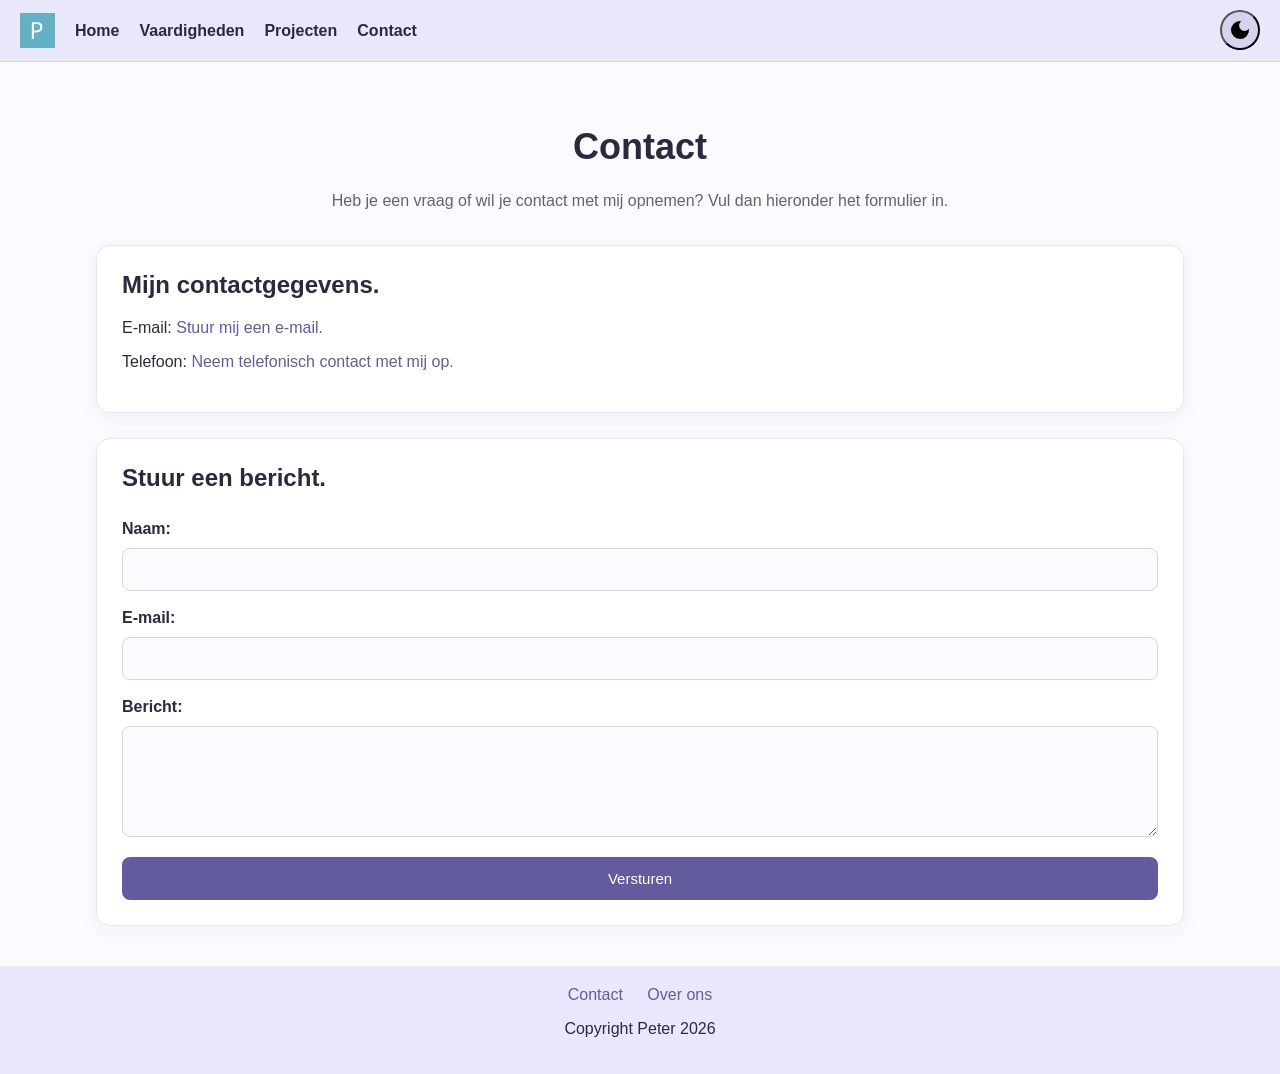
<file: Portifolio/contact.html>
<!DOCTYPE html>
<html lang="nl">

<head>
    <link rel="stylesheet" href="style.css">
    <meta charset="UTF-8">
    <meta name="viewport" content="width=device-width, initial-scale=1.0">
    <title>Contact</title>
</head>
   
<body>

<header class="navbar">
        <button id="theme-switch">
             <svg xmlns="http://www.w3.org/2000/svg" viewBox="0 0 24 24" height="24px" width="24px" fill="#000000"><path d="M12,21q-3.75,0-6.38-2.63T3,12T5.63,5.63T12,3q0.35,0 0.69,0.02q0.34,0.02 0.66,0.07q-1.03,0.73-1.64,1.89T11.1,7.5q0,2.25 1.57,3.82T16.5,12.9q1.38,0 2.53-0.61t1.88-1.64q0.05,0.33 0.07,0.66T21,12q0,3.75-2.63,6.38T12,21Z"/></svg>
             <svg xmlns="http://www.w3.org/2000/svg" viewBox="0 0 24 24" height="24px" width="24px" fill="#FFA500"><path d="M8.46,15.54Q7,14.08 7,12Q7,9.92 8.46,8.46T12,7t3.54,1.46T17,12t-1.46,3.54T12,17q-2.07,0-3.54-1.46ZM5,13H1V11H5v2Zm18,0H19V11h4v2ZM11,5V1h2V5H11Zm0,18V19h2v4H11ZM6.4,7.75L3.88,5.32L5.3,3.85l2.4,2.5L6.4,7.75Zm12.3,12.4l-2.42-2.52l1.32-1.38l2.52,2.43L18.7,20.15ZM16.25,6.4l2.43-2.52L20.15,5.3l-2.5,2.4l-1.4-1.3ZM3.85,18.7l2.53-2.43L7.75,17.6L5.33,20.13L3.85,18.7Z"/></svg>
        </button>
    <img class="logo" src="Pictures/image1.jpg" alt="Logo">

    <button class="hamburger" id="hamburger" aria-label="Menu openen" aria-expanded="false">
        ☰
    </button>       

        <nav id="nav-menu">
            <a href="index.html">Home</a>
            <a href="vaardigheden.html">Vaardigheden</a>
            <a href="projecten.html">Projecten</a>
            <a href="contact.html">Contact</a>
        </nav>
</header>

    <main class="contactpagina">
        <h1>Contact</h1>

        <p>
            Heb je een vraag of wil je contact met mij opnemen?
            Vul dan hieronder het formulier in.
        </p>

        <section class="ContactInfo">
            <h2>Mijn contactgegevens.</h2>

            <p>
                E-mail: 
                <a href="mailto:Peter.Hopmann@proton.me">
                    Stuur mij een e-mail.
                </a>
            </p>
        
            <p>
                Telefoon:
                <a href="tel:+31649497626">
                    Neem telefonisch contact met mij op.
                </a>
             </p>
        
        </section>
    
        <section class="contactformulier">
            <h2>Stuur een bericht.</h2>

            <form>
                <label for="naam">Naam:</label>
                <input type:text id="naam" name="naam" requierd>
            
                <label for="email">E-mail:</label>
               <input type="email" id="email" name="email" autocomplete="email" required>

                <label for="Bericht">Bericht:</label>
            <textarea id="bericht" name="bericht" rows="5" required></textarea>     
           
            <button type="submit">Versturen</button>
        </form>
    </section>
    
 </main>


<footer class="footer">
    <div class="footer-links">
        <a href="contact.html">Contact</a>
        <a href="#">Over ons</a>
    </div>

    <p>Copyright Peter 2026</p>
</footer>

<script src="darkmode.js"></script>
<script src="hamburger.js"></script>
</body>
</html>
</file>
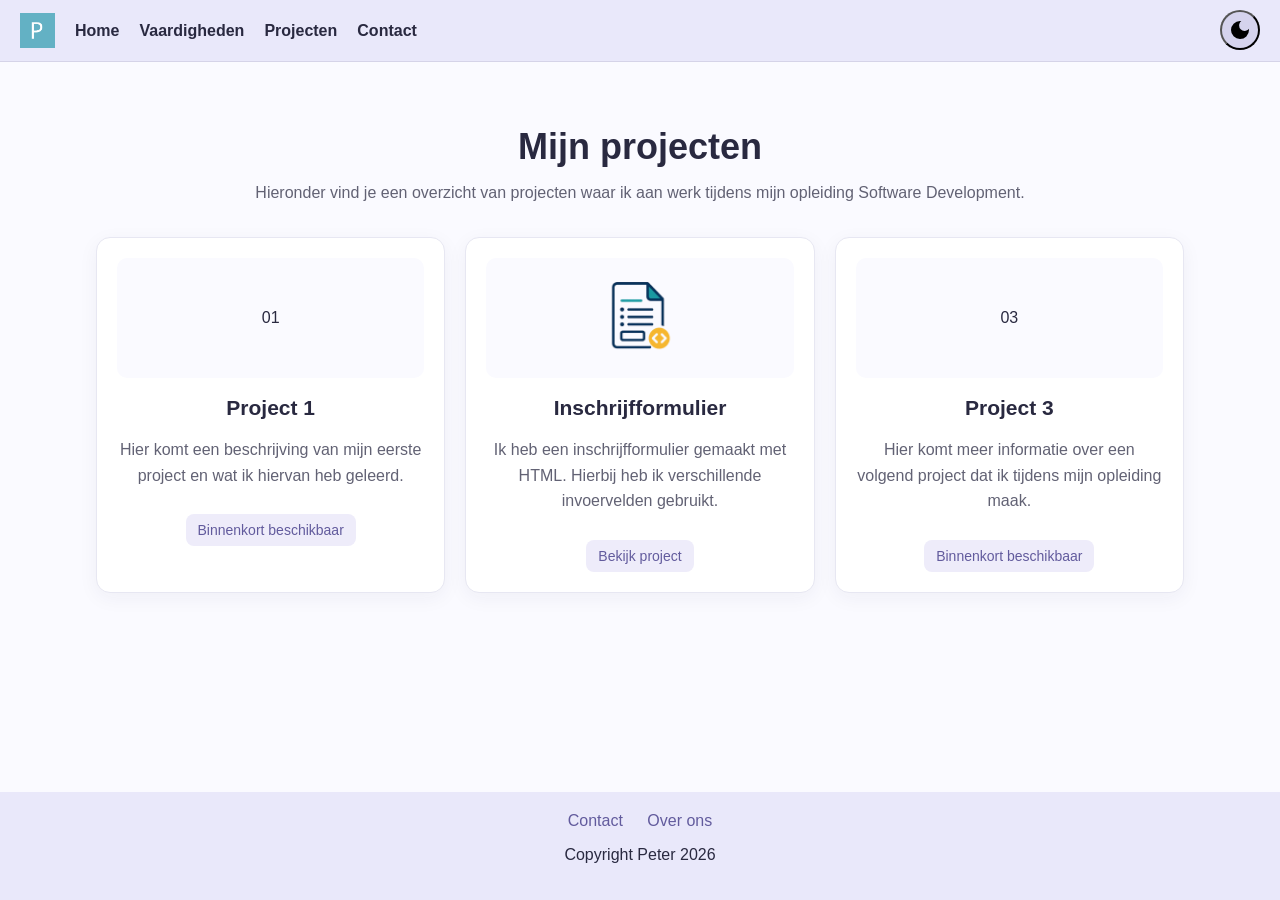
<file: Portifolio/projecten.html>
<!DOCTYPE html>
<html lang="nl">
<head>
    <meta charset="UTF-8">
    <meta name="viewport" content="width=device-width, initial-scale=1.0">
    <title>Projecten - Portfolio Peter</title>
    <link rel="stylesheet" href="style.css">
</head>
    
<body>

<header class="navbar">
        <button id="theme-switch">
             <svg xmlns="http://www.w3.org/2000/svg" viewBox="0 0 24 24" height="24px" width="24px" fill="#000000"><path d="M12,21q-3.75,0-6.38-2.63T3,12T5.63,5.63T12,3q0.35,0 0.69,0.02q0.34,0.02 0.66,0.07q-1.03,0.73-1.64,1.89T11.1,7.5q0,2.25 1.57,3.82T16.5,12.9q1.38,0 2.53-0.61t1.88-1.64q0.05,0.33 0.07,0.66T21,12q0,3.75-2.63,6.38T12,21Z"/></svg>
             <svg xmlns="http://www.w3.org/2000/svg" viewBox="0 0 24 24" height="24px" width="24px" fill="#FFA500"><path d="M8.46,15.54Q7,14.08 7,12Q7,9.92 8.46,8.46T12,7t3.54,1.46T17,12t-1.46,3.54T12,17q-2.07,0-3.54-1.46ZM5,13H1V11H5v2Zm18,0H19V11h4v2ZM11,5V1h2V5H11Zm0,18V19h2v4H11ZM6.4,7.75L3.88,5.32L5.3,3.85l2.4,2.5L6.4,7.75Zm12.3,12.4l-2.42-2.52l1.32-1.38l2.52,2.43L18.7,20.15ZM16.25,6.4l2.43-2.52L20.15,5.3l-2.5,2.4l-1.4-1.3ZM3.85,18.7l2.53-2.43L7.75,17.6L5.33,20.13L3.85,18.7Z"/></svg>
        </button>
    <img class="logo" src="Pictures/image1.jpg" alt="Logo">

    <button class="hamburger" id="hamburger" aria-label="Menu openen" aria-expanded="false">
        ☰
    </button>

       <nav id="nav-menu">
            <a href="index.html">Home</a>
            <a href="vaardigheden.html">Vaardigheden</a>
            <a href="projecten.html">Projecten</a>
            <a href="contact.html">Contact</a>
        </nav>
</header>

    <main class="projecten-pagina">
        <h1>Mijn projecten</h1>
        <p class="projecten-intro">
            Hieronder vind je een overzicht van projecten waar ik aan werk
            tijdens mijn opleiding Software Development.
        </p>

        <section class="projecten-overzicht">

            <article class="project-placeholder">
                <div class="project-afbeelding">01</div>
                <h2>Project 1</h2>
                <p>
                    Hier komt een beschrijving van mijn eerste project
                    en wat ik hiervan heb geleerd.
                </p>
                <span>Binnenkort beschikbaar</span>
            </article>

           <article class="project-placeholder">
    <a href="inschrijven.html">
        <div class="project-afbeelding">
            <img src="Pictures/image4-removebg-preview.png" alt="Inschrijfformulier">
        </div>

        <h2>Inschrijfformulier</h2>
        <p>
            Ik heb een inschrijfformulier gemaakt met HTML.
            Hierbij heb ik verschillende invoervelden gebruikt.
        </p>
        <span>Bekijk project</span>
    </a>
</article>

            <article class="project-placeholder">
                <div class="project-afbeelding">03</div>
                <h2>Project 3</h2>
                <p>
                    Hier komt meer informatie over een volgend project
                    dat ik tijdens mijn opleiding maak.
                </p>
                <span>Binnenkort beschikbaar</span>
            </article>

        </section>
    </main>

<footer class="footer">
    <div class="footer-links">
        <a href="contact.html">Contact</a>
        <a href="#">Over ons</a>
    </div>

    <p>Copyright Peter 2026</p>
</footer>

<script src="darkmode.js"></script>
<script src="hamburger.js"></script>
</body>
</html>
</file>
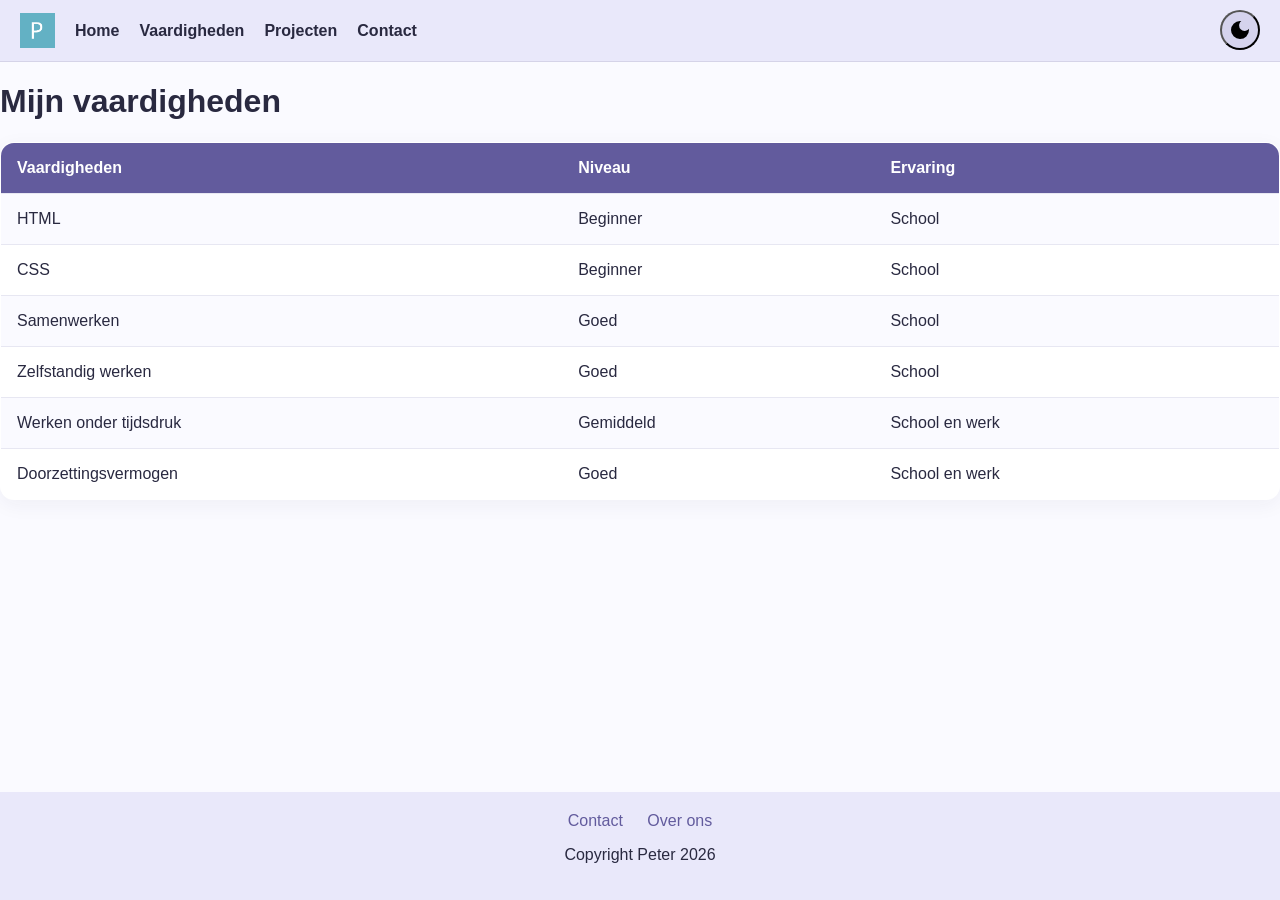
<file: Portifolio/vaardigheden.html>
<!DOCTYPE html>
<html lang="nl">

<head>
    <link rel="stylesheet" href="style.css">
    <meta charset="UTF-8">
    <meta name="viewport" content="width=device-width, initial-scale=1.0">
    <title>Vaardigheden Peter</title>
</head>
    
<body>

<header class="navbar">
        <button id="theme-switch">
             <svg xmlns="http://www.w3.org/2000/svg" viewBox="0 0 24 24" height="24px" width="24px" fill="#000000"><path d="M12,21q-3.75,0-6.38-2.63T3,12T5.63,5.63T12,3q0.35,0 0.69,0.02q0.34,0.02 0.66,0.07q-1.03,0.73-1.64,1.89T11.1,7.5q0,2.25 1.57,3.82T16.5,12.9q1.38,0 2.53-0.61t1.88-1.64q0.05,0.33 0.07,0.66T21,12q0,3.75-2.63,6.38T12,21Z"/></svg>
             <svg xmlns="http://www.w3.org/2000/svg" viewBox="0 0 24 24" height="24px" width="24px" fill="#FFA500"><path d="M8.46,15.54Q7,14.08 7,12Q7,9.92 8.46,8.46T12,7t3.54,1.46T17,12t-1.46,3.54T12,17q-2.07,0-3.54-1.46ZM5,13H1V11H5v2Zm18,0H19V11h4v2ZM11,5V1h2V5H11Zm0,18V19h2v4H11ZM6.4,7.75L3.88,5.32L5.3,3.85l2.4,2.5L6.4,7.75Zm12.3,12.4l-2.42-2.52l1.32-1.38l2.52,2.43L18.7,20.15ZM16.25,6.4l2.43-2.52L20.15,5.3l-2.5,2.4l-1.4-1.3ZM3.85,18.7l2.53-2.43L7.75,17.6L5.33,20.13L3.85,18.7Z"/></svg>
        </button>
    <img class="logo" src="Pictures/image1.jpg" alt="Logo">

    <button class="hamburger" id="hamburger" aria-label="Menu openen" aria-expanded="false">
        ☰
    </button>

        <nav id="nav-menu">
            <a href="index.html">Home</a>
            <a href="vaardigheden.html">Vaardigheden</a>
            <a href="projecten.html">Projecten</a>
            <a href="contact.html">Contact</a>
        </nav>
</header>

    <main>

        <h1>Mijn vaardigheden</h1>

        <table>
    <tr>
        <th>Vaardigheden</th>
        <th>Niveau</th>
        <th>Ervaring</th>
    </tr>

    <tr>
        <td>HTML</td>
        <td>Beginner</td>
        <td>School</td>
    </tr>

    <tr>
        <td>CSS</td>
        <td>Beginner</td>
        <td>School</td>
    </tr>

    <tr>
        <td>Samenwerken</td>
        <td>Goed</td>
        <td>School</td>
    </tr>

    <tr>
        <td>Zelfstandig werken</td>
        <td>Goed</td>
        <td>School</td>
    </tr>

    <tr>
        <td>Werken onder tijdsdruk</td>
        <td>Gemiddeld</td>
        <td>School en werk</td>
    </tr>

    <tr>
        <td>Doorzettingsvermogen</td>
        <td>Goed</td>
        <td>School en werk</td>
    </tr>
</table>

    </main>

<footer class="footer">
    <div class="footer-links">
        <a href="contact.html">Contact</a>
        <a href="#">Over ons</a>
    </div>

    <p>Copyright Peter 2026</p>
</footer>

<script src="darkmode.js"></script>
<script src="hamburger.js"></script>
</body>
</html>
</file>
<file: Portifolio/style.css>
:root {
    --background: #fafaff;
    --text: #292940;
    --muted-text: #626274;

    --navbar: #e9e8fa;
    --navbar-border: #d5d3e8;

    --surface: #ffffff;
    --soft-background: #fafaff;

    --border: #e7e7f2;
    --input-border: #d5d3e8;

    --accent: #625b9d;
    --accent-hover: #494375;
    --soft-accent: #eeecfa;
    --basevariant: #d5d3ed;
}

.darkmode {
    --background: #20202e;
    --text: #f5f5ff;
    --muted-text: #c0c0d0;

    --navbar: #292940;
    --navbar-border: #414158;

    --surface: #303044;
    --soft-background: #262638;

    --border: #49495e;
    --input-border: #49495e;

    --accent: #b9a9ff;
    --accent-hover: #c9bdff;
    --soft-accent: #3b3b50;
    --basevariant: #3b3b50;
}

* {
    box-sizing: border-box;
}

.intro-tekst h1,
.card h2,
.project-placeholder h2,
.ContactInfo h2,
.contactformulier h2 {
    color: var(--text);
}

.intro-tekst p,
.card p,
.projecten-intro,
.project-placeholder p,
.contactpagina > p {
    color: var(--muted-text);
}

html {
    width: 100%;
    overflow-x: hidden;
}

body {
    width: 100%;
    min-height: 100vh;
    margin: 0;
    font-family: Arial, sans-serif;
    background-color: var(--background);
    color: var(--text);

    display: flex;
    flex-direction: column;
}

/* index */

#begroeting {
    color: var(--accent);
    font-size: 20px;
    font-weight: bold;
    margin-top: 0;
    margin-bottom: 15px;
}

#modalbox {
    position: fixed;
    top: 50%;
    left: 50%;
    transform: translate(-50%, -50%);
    width: 80%;
    max-width: 450px;
    text-align: center;
    padding: 30px;
    font-size: 18px;
    font-weight: 500;
    background-color: var(--surface);
    color: var(--text);
    border-radius: 8px;
    display: none;
}

.cookies {
    width: 100px;
    margin-bottom: 15px;
}

#modalbox button {
    background: #ff5945;
    color: #fff;
    padding: 15px 0;
    border-radius: 4px;
    font-size: 20px;
    font-weight: 500;
    width: 100%;
    border: 0;
    outline: 0;
    margin-top: 50px;
    cursor: pointer;
    box-shadow: 0 10px 15px rgba(0, 0, 0, 0.2);
}

.close-icon {
    width: 25px;
    height: 25px;
    position: absolute;
    top: 15px;
    right: 15px;
    cursor: pointer;
}

.navbar {
    width: 100%;
    min-height: 62px;
    padding: 10px 20px;
    background-color: var(--navbar);
    border-bottom: 1px solid var(--navbar-border);
    position: sticky;
    top: 0;
    display: flex;
    align-items: center;
    gap: 20px;
    z-index: 10;
}

.logo {
    width: 35px;
    height: 35px;
    object-fit: cover;
}


#hamburger {
    display: none;
    font-size: 28px;
    background: none;
    border: none;
    color: var(--text);
    cursor: pointer;
}

.navbar nav {
    display: flex;
    align-items: center;
    gap: 20px;
}

.navbar nav a {
    color: var(--text);
    text-decoration: none;
    font-weight: bold;
}

.navbar nav a:hover {
    color: var(--accent);
}

.main-container {
    width: 85%;
    max-width: 1100px;
    margin: 40px auto;
    background-color: var(--surface);
    border: 1px solid var(--border);
    border-radius: 14px;
    padding: 25px;
    box-shadow: 0 5px 20px rgba(40, 40, 80, 0.05);
}

.intro {
    display: flex;
    justify-content: space-between;
    align-items: stretch;
    gap: 20px;
    padding-bottom: 25px;
    border-bottom: 1px solid var(--border);
}

.intro-tekst {
    width: 45%;
    background-color: var(--surface);
    border: 1px solid var(--border);
    border-radius: 12px;
    padding: 20px;
}

.intro-tekst p {
    color: var(--muted-text);
    line-height: 1.7;
}

.portret {
    width: 55%;
    height: 360px;
    object-fit: contain;
    border-radius: 12px;
}

.projecten {
    display: grid;
    grid-template-columns: repeat(3, 1fr);
    gap: 20px;
    padding-top: 25px;
}

.card {
    background-color: var(--surface);
    border: 1px solid var(--border);
    padding: 20px;
    text-align: center;
    text-decoration: none;
    color: var(--text);
    border-radius: 14px;
    box-shadow: 0 5px 20px rgba(40, 40, 80, 0.05);
    transition: transform 0.2s;
}

.card img {
    width: 100%;
    height: 160px;
    object-fit: contain;
    background-color: var(--soft-background);
    border-radius: 10px;
    padding: 5px;
    box-sizing: border-box;
}

.card h2 {
    color: var(--text);
    font-size: 20px;
}

.card p {
    color: var(--muted-text);
    line-height: 1.5;
}

.card:hover {
    background-color: var(--soft-background);
    transform: translateY(-5px);
}

.footer {
    width: 100%;
    margin-top: 0;
    padding: 20px;
    text-align: center;
    background-color: var(--navbar);
    color: var(--text);
    flex-shrink: 0;
}

footer a {
    color: var(--accent);
    text-decoration: none;
    margin: 0 10px;
}

.footer {
    margin-top: 0;
}

footer a:hover {
    text-decoration: underline;
}

/* vaardigheden */

table {
    border-collapse: collapse;
    width: 100%;
    background-color: var(--surface);
    border: 1px solid var(--border);
    border-radius: 14px;
    overflow: hidden;
    box-shadow: 0 5px 20px rgba(40, 40, 80, 0.05);
}

th, td {
    padding: 16px;
    text-align: left;
    border-bottom: 1px solid var(--border);
    color: var(--text);
}

th {
    background-color: var(--accent);
    color: white;
}

td {
    background-color: var(--surface);
}

tr:nth-child(even) td {
    background-color: var(--soft-background);
}

tr:hover td {
    background-color: var(--soft-accent);
}

/* projecten */

.projecten-pagina {
    max-width: 1100px;
    width: 85%;
    margin: 40px auto;
    color: var(--text);
    flex: 1;
}

.projecten-pagina h1 {
    text-align: center;
    font-size: 36px;
    color: var(--text);
    margin-bottom: 15px;
}

.projecten-intro {
    text-align: center;
    color: var(--muted-text);
    margin-bottom: 35px;
}


.projecten-overzicht {
    display: grid;
    grid-template-columns: repeat(3, 1fr);
    gap: 20px;
}


.project-placeholder {
    background-color: var(--surface);
    border: 1px solid var(--border);
    padding: 20px;
    text-align: center;
    border-radius: 14px;
    box-shadow: 0 5px 20px rgba(40, 40, 80, 0.05);
    transition: transform 0.2s;
    color: var(--text);
}

.project-placeholder:hover {
    transform: translateY(-5px);
}

.project-afbeelding {
    height: 120px;
    background-color: var(--soft-background);
    display: flex;
    align-items: center;
    justify-content: center;
    border-radius: 10px;
    overflow: hidden;
}

.project-afbeelding img {
    width: 80%;
    height: 100%;
    object-fit: contain;
}


.project-placeholder h2 {
    font-size: 21px;
}


.project-placeholder p {
    line-height: 1.6;
}


.project-placeholder span {
    display: inline-block;
    margin-top: 10px;
    padding: 8px 12px;
    background-color: var(--soft-accent);
    color: var(--accent);
    border-radius: 8px;
    font-size: 14px;
}


.project-placeholder a {
    text-decoration: none;
    color: inherit;
}

/* contact */

.contactpagina {
    width: 85%;
    max-width: 1100px;
    margin: 40px auto;
}

.contactpagina > h1 {
    text-align: center;
    font-size: 36px;
    color: var(--text);
}

.contactpagina > p {
    text-align: center;
    color: var(--muted-text);
    margin-bottom: 35px;
}


.ContactInfo {
    background-color: var(--surface);
    color: var(--text);
    padding: 25px;
    margin-bottom: 25px;
    border: 1px solid var(--border);
    border-radius: 14px;
    box-shadow: 0 5px 20px rgba(40, 40, 80, 0.05);
}

.ContactInfo h2 {
    margin-top: 0;
}

.ContactInfo a {
    color: var(--accent);
    text-decoration: none;
}

.ContactInfo a:hover {
    text-decoration: underline;
}

.contactformulier {
    background-color: var(--surface);
    padding: 25px;
    border: 1px solid var(--border);
    border-radius: 14px;
    box-shadow: 0 5px 20px rgba(40, 40, 80, 0.05);
    color: var(--text);
}

.contactformulier h2 {
    margin-top: 0;
}

.contactformulier form {
    display: flex;
    flex-direction: column;
    gap: 10px;
}

.contactformulier label {
    font-weight: bold;
    margin-top: 8px;
}

.contactformulier input,
.contactformulier textarea {
    width: 100%;
    padding: 12px;
    border: 1px solid var(--input-border);
    border-radius: 8px;
    font-family: Arial, sans-serif;
    font-size: 15px;
    background-color: var(--soft-background);
    color: var(--text);
}

.contactformulier input:focus,
.contactformulier textarea:focus {
    outline: 2px solid var(--accent);
    border-color: var(--accent);
}

.contactformulier textarea {
    resize: vertical;
}

.contactformulier button {
    margin-top: 10px;
    padding: 13px;
    background-color: var(--accent);
    color: white;
    border: none;
    border-radius: 8px;
    font-size: 15px;
    cursor: pointer;
}

.contactformulier button:hover {
    background-color: var(--accent-hover);
}

/* footer */

main {
    flex: 1 0 auto;
}

/*dark mode*/
#theme-switch{
    height: 40px;
    width: 40px;
    padding: 0;
    border-radius: 50%;
    background-color: var(--basevariant);
    display: flex;
    justify-content: center;
    align-items: center;
    position: fixed;
    top: 10px;
    right: 20px;
}

#theme-switch svg:last-child{
    display: none;
}

.darkmode #theme-switch svg:first-child{
    display: none;
}

.darkmode #theme-switch svg:last-child{
    display: block;
}

/* Telefoon */
@media (max-width: 700px) {

    .navbar {
        flex-wrap: wrap;
        padding: 10px;
        gap: 10px;
    }

    .navbar nav {
        flex-wrap: wrap;
        gap: 10px;
    }

    .navbar nav a {
        font-size: 14px;
    }

    .main-container {
        width: 94%;
        margin: 20px auto;
        padding: 12px;
    }

    .intro {
        flex-direction: column;
        gap: 15px;
    }

    .intro-tekst,
    .portret {
        width: 100%;
    }

    .portret {
        height: 250px;
    }

    .projecten {
        grid-template-columns: 1fr;
    }

    .card {
        padding: 15px;
    }

    table {
        width: 100%;
        table-layout: fixed;
        font-size: 13px;
    }

    th, td {
        padding: 10px 6px;
        overflow-wrap: break-word;
    }

    .projecten-pagina {
        width: 94%;
        margin: 25px auto;
    }

    .projecten-pagina h1 {
        font-size: 28px;
    }

    .projecten-overzicht {
        grid-template-columns: 1fr;
        gap: 15px;
    }

    .project-placeholder {
        padding: 15px;
    }

    .contactpagina {
        width: 94%;
        margin: 25px auto;
    }

    .contactpagina > h1 {
        font-size: 28px;
    }

    .ContactInfo,
    .contactformulier {
        padding: 18px;
    }

    .contactformulier input,
    .contactformulier textarea {
        width: 100%;
        max-width: 100%;
    }

    footer {
        width: 100%;
        padding: 20px 10px;
    }

    .footer-links {
        flex-wrap: wrap;
        gap: 15px;
    }
}

@media (max-width: 700px) {

    .navbar {
        flex-wrap: wrap;
    }

    .logo {
        order: 1;
    }

    @media (max-width: 700px) {

    #hamburger {
        display: block;
        order: 2;
        margin-left: auto;
    }

}

    #theme-switch {
        position: static;
        order: 3;
        flex-shrink: 0;
    }

    .navbar nav {
        display: none;
        order: 4;
        width: 100%;
        flex-direction: column;
        align-items: center;
        gap: 15px;
    }

    .navbar nav.active {
        display: flex;
    }
}
</file>
